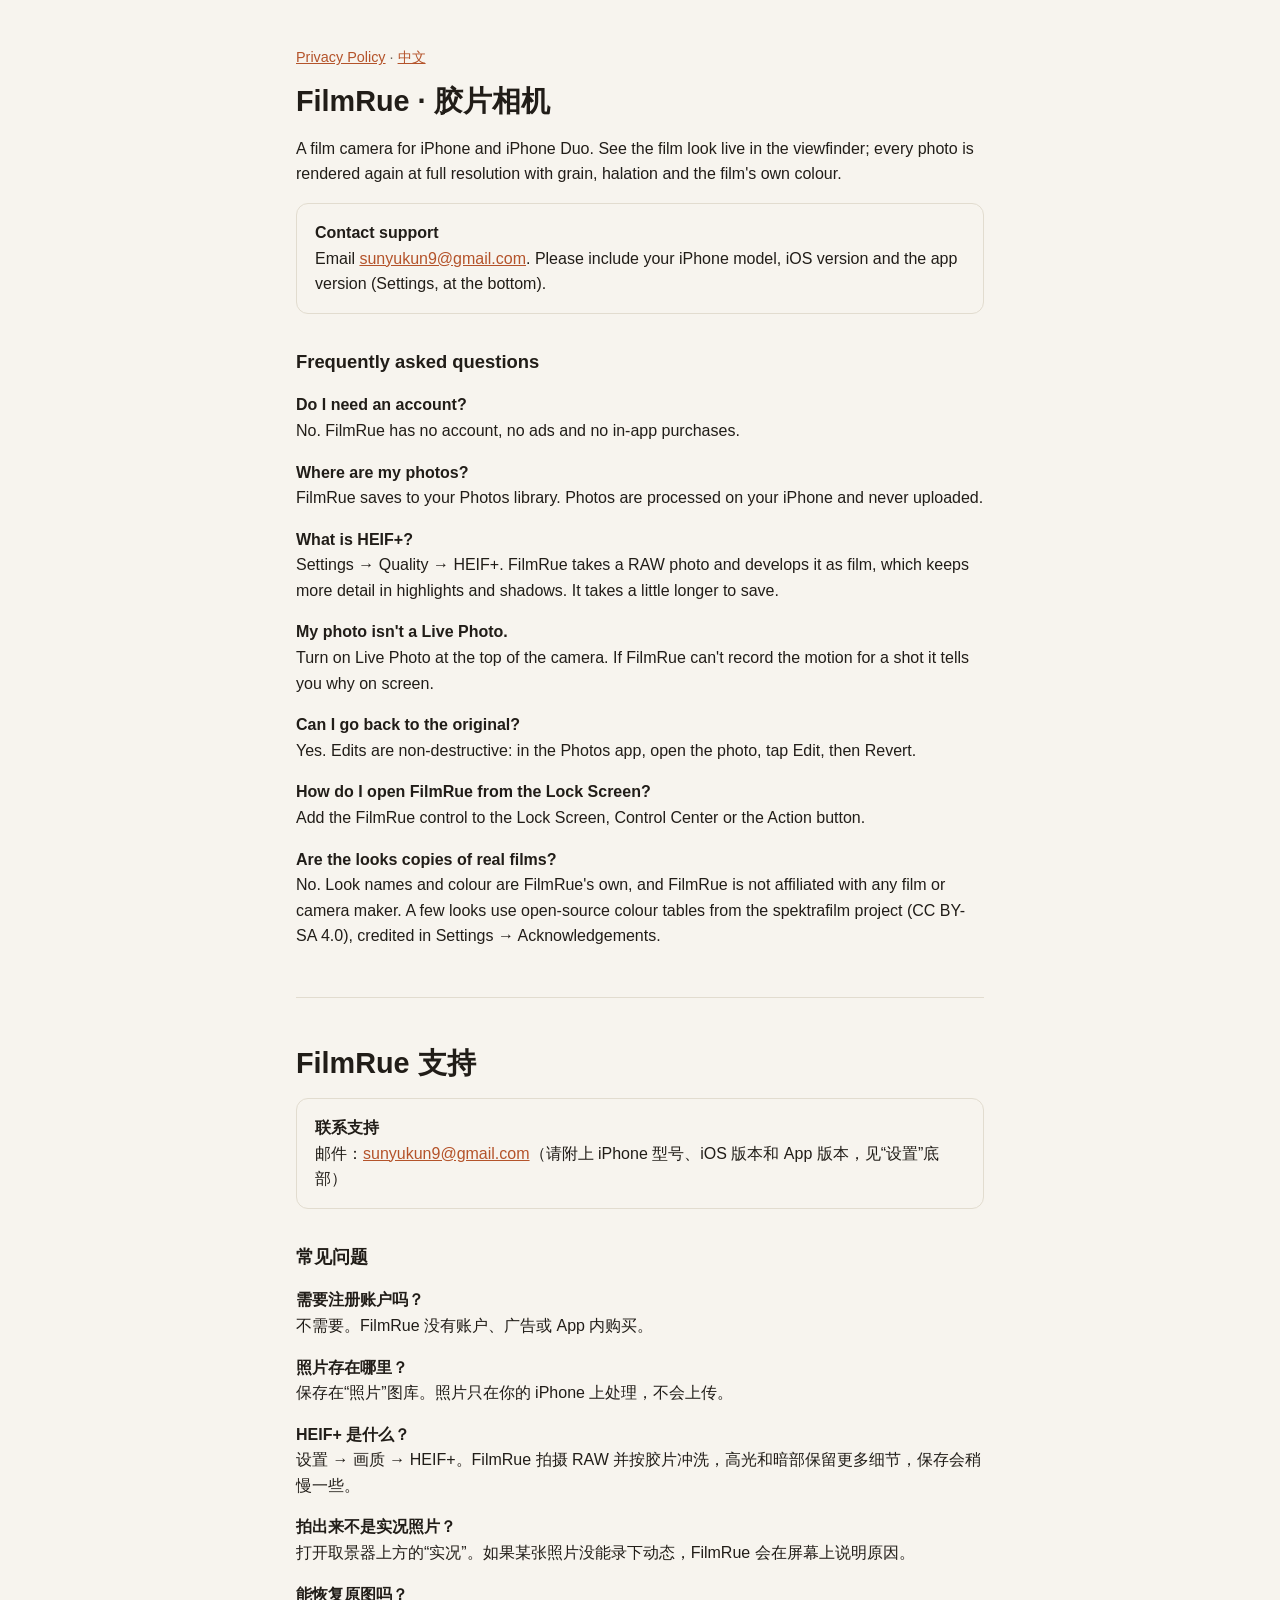
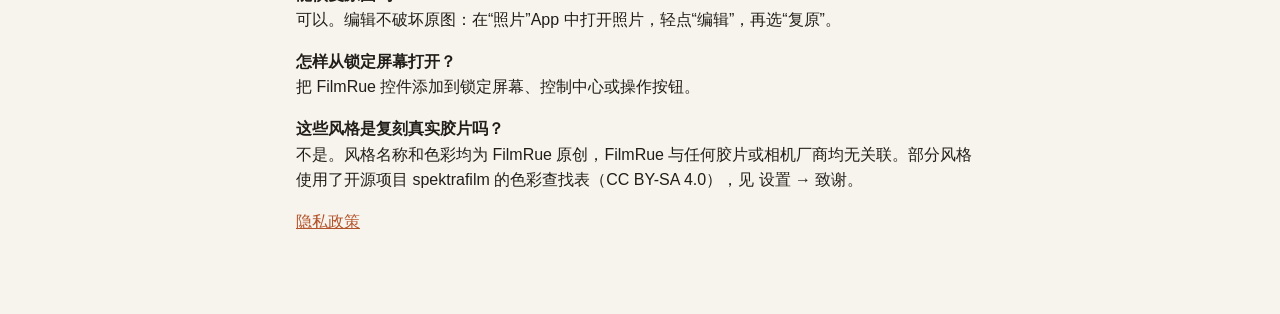
<file: index.html>
<!doctype html>
<html lang="en">
<head>
<meta charset="utf-8">
<meta name="viewport" content="width=device-width, initial-scale=1">
<title>FilmRue Support</title>
<link rel="stylesheet" href="style.css">
</head>
<body>
<main>
<p class="nav"><a href="privacy.html">Privacy Policy</a> · <a href="#zh">中文</a></p>
<h1>FilmRue · 胶片相机</h1>
<p>A film camera for iPhone and iPhone Duo. See the film look live in the viewfinder; every photo is rendered again at full resolution with grain, halation and the film's own colour.</p>

<div class="card">
<strong>Contact support</strong><br>
Email <a href="mailto:sunyukun9@gmail.com?subject=FilmRue%20support">sunyukun9@gmail.com</a>. Please include your iPhone model, iOS version and the app version (Settings, at the bottom).
</div>

<h2>Frequently asked questions</h2>
<p><strong>Do I need an account?</strong><br>No. FilmRue has no account, no ads and no in-app purchases.</p>
<p><strong>Where are my photos?</strong><br>FilmRue saves to your Photos library. Photos are processed on your iPhone and never uploaded.</p>
<p><strong>What is HEIF+?</strong><br>Settings → Quality → HEIF+. FilmRue takes a RAW photo and develops it as film, which keeps more detail in highlights and shadows. It takes a little longer to save.</p>
<p><strong>My photo isn't a Live Photo.</strong><br>Turn on Live Photo at the top of the camera. If FilmRue can't record the motion for a shot it tells you why on screen.</p>
<p><strong>Can I go back to the original?</strong><br>Yes. Edits are non-destructive: in the Photos app, open the photo, tap Edit, then Revert.</p>
<p><strong>How do I open FilmRue from the Lock Screen?</strong><br>Add the FilmRue control to the Lock Screen, Control Center or the Action button.</p>
<p><strong>Are the looks copies of real films?</strong><br>No. Look names and colour are FilmRue's own, and FilmRue is not affiliated with any film or camera maker. A few looks use open-source colour tables from the spektrafilm project (CC BY-SA 4.0), credited in Settings → Acknowledgements.</p>

<hr>
<section id="zh" lang="zh-Hans">
<h1>FilmRue 支持</h1>
<div class="card"><strong>联系支持</strong><br>邮件：<a href="mailto:sunyukun9@gmail.com?subject=FilmRue%20%E6%94%AF%E6%8C%81">sunyukun9@gmail.com</a>（请附上 iPhone 型号、iOS 版本和 App 版本，见“设置”底部）</div>
<h2>常见问题</h2>
<p><strong>需要注册账户吗？</strong><br>不需要。FilmRue 没有账户、广告或 App 内购买。</p>
<p><strong>照片存在哪里？</strong><br>保存在“照片”图库。照片只在你的 iPhone 上处理，不会上传。</p>
<p><strong>HEIF+ 是什么？</strong><br>设置 → 画质 → HEIF+。FilmRue 拍摄 RAW 并按胶片冲洗，高光和暗部保留更多细节，保存会稍慢一些。</p>
<p><strong>拍出来不是实况照片？</strong><br>打开取景器上方的“实况”。如果某张照片没能录下动态，FilmRue 会在屏幕上说明原因。</p>
<p><strong>能恢复原图吗？</strong><br>可以。编辑不破坏原图：在“照片”App 中打开照片，轻点“编辑”，再选“复原”。</p>
<p><strong>怎样从锁定屏幕打开？</strong><br>把 FilmRue 控件添加到锁定屏幕、控制中心或操作按钮。</p>
<p><strong>这些风格是复刻真实胶片吗？</strong><br>不是。风格名称和色彩均为 FilmRue 原创，FilmRue 与任何胶片或相机厂商均无关联。部分风格使用了开源项目 spektrafilm 的色彩查找表（CC BY-SA 4.0），见 设置 → 致谢。</p>
<p><a href="privacy.html#zh">隐私政策</a></p>
</section>
</main>
</body>
</html>
</file>
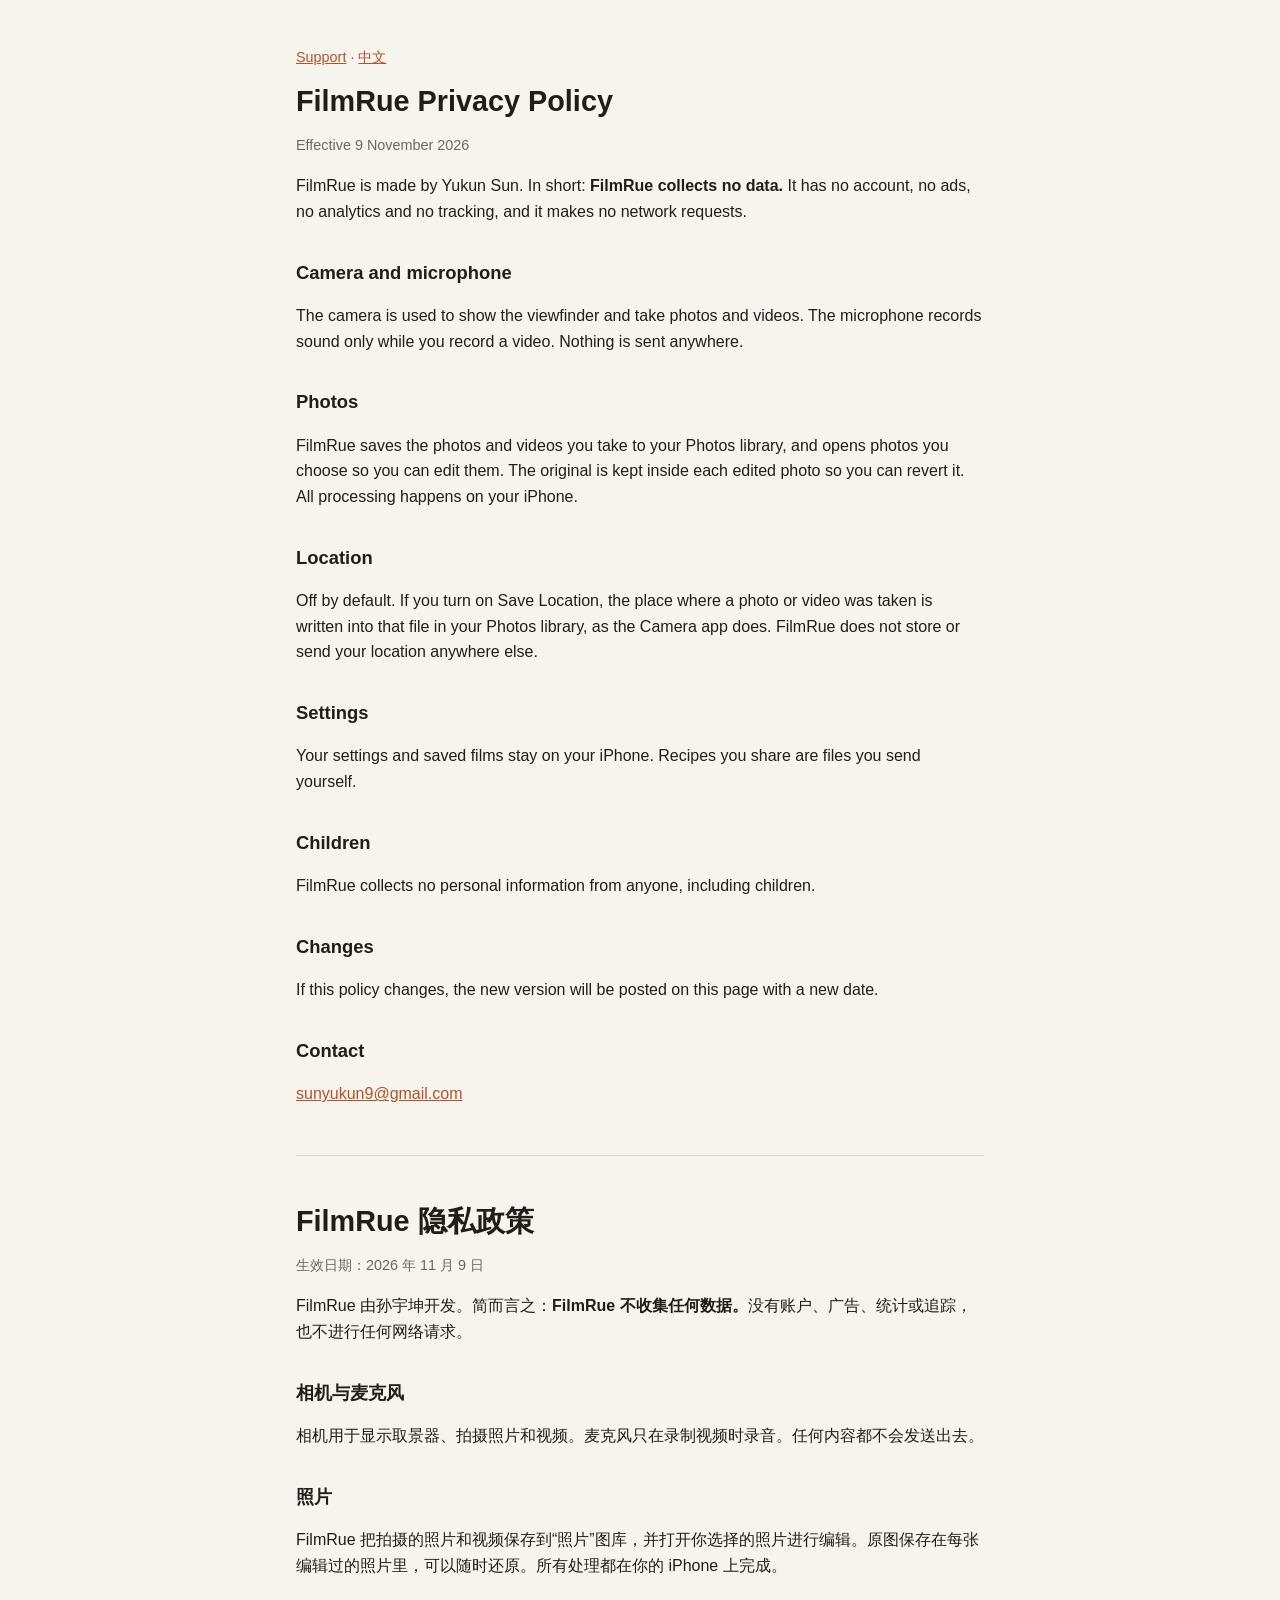
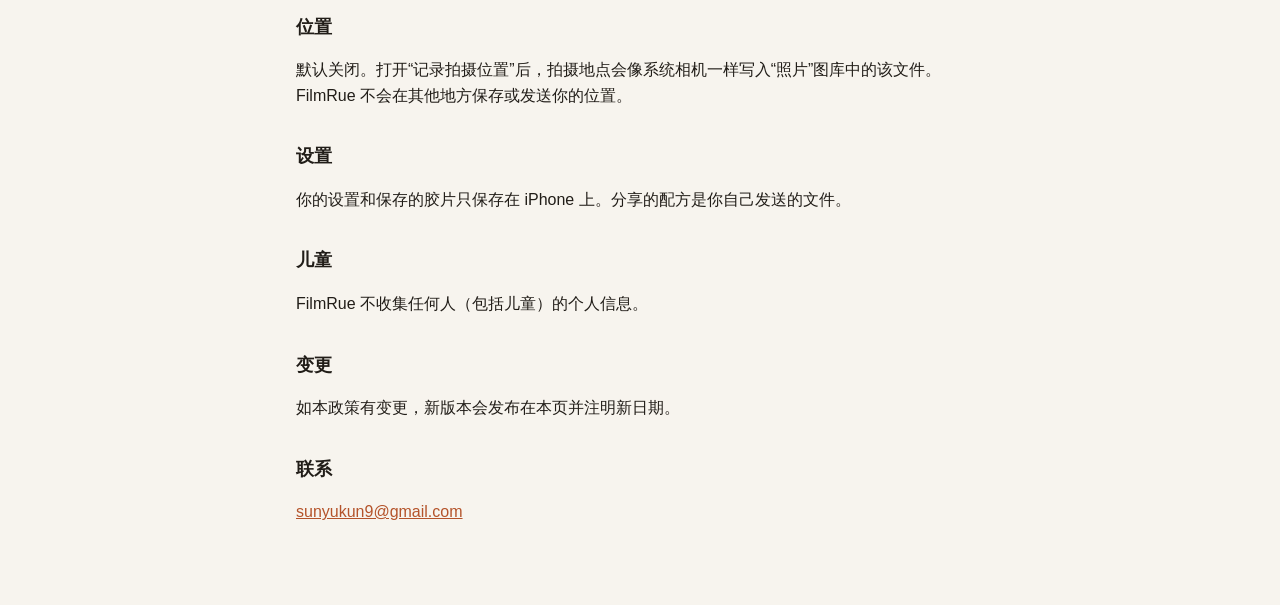
<file: privacy.html>
<!doctype html>
<html lang="en">
<head>
<meta charset="utf-8">
<meta name="viewport" content="width=device-width, initial-scale=1">
<title>FilmRue Privacy Policy</title>
<link rel="stylesheet" href="style.css">
</head>
<body>
<main>
<p class="nav"><a href="index.html">Support</a> · <a href="#zh">中文</a></p>
<h1>FilmRue Privacy Policy</h1>
<p class="muted">Effective 9 November 2026</p>
<p>FilmRue is made by Yukun Sun. In short: <strong>FilmRue collects no data.</strong> It has no account, no ads, no analytics and no tracking, and it makes no network requests.</p>

<h2>Camera and microphone</h2>
<p>The camera is used to show the viewfinder and take photos and videos. The microphone records sound only while you record a video. Nothing is sent anywhere.</p>
<h2>Photos</h2>
<p>FilmRue saves the photos and videos you take to your Photos library, and opens photos you choose so you can edit them. The original is kept inside each edited photo so you can revert it. All processing happens on your iPhone.</p>
<h2>Location</h2>
<p>Off by default. If you turn on Save Location, the place where a photo or video was taken is written into that file in your Photos library, as the Camera app does. FilmRue does not store or send your location anywhere else.</p>
<h2>Settings</h2>
<p>Your settings and saved films stay on your iPhone. Recipes you share are files you send yourself.</p>
<h2>Children</h2>
<p>FilmRue collects no personal information from anyone, including children.</p>
<h2>Changes</h2>
<p>If this policy changes, the new version will be posted on this page with a new date.</p>
<h2>Contact</h2>
<p><a href="mailto:sunyukun9@gmail.com?subject=FilmRue%20privacy">sunyukun9@gmail.com</a></p>

<hr>
<section id="zh" lang="zh-Hans">
<h1>FilmRue 隐私政策</h1>
<p class="muted">生效日期：2026 年 11 月 9 日</p>
<p>FilmRue 由孙宇坤开发。简而言之：<strong>FilmRue 不收集任何数据。</strong>没有账户、广告、统计或追踪，也不进行任何网络请求。</p>
<h2>相机与麦克风</h2>
<p>相机用于显示取景器、拍摄照片和视频。麦克风只在录制视频时录音。任何内容都不会发送出去。</p>
<h2>照片</h2>
<p>FilmRue 把拍摄的照片和视频保存到“照片”图库，并打开你选择的照片进行编辑。原图保存在每张编辑过的照片里，可以随时还原。所有处理都在你的 iPhone 上完成。</p>
<h2>位置</h2>
<p>默认关闭。打开“记录拍摄位置”后，拍摄地点会像系统相机一样写入“照片”图库中的该文件。FilmRue 不会在其他地方保存或发送你的位置。</p>
<h2>设置</h2>
<p>你的设置和保存的胶片只保存在 iPhone 上。分享的配方是你自己发送的文件。</p>
<h2>儿童</h2>
<p>FilmRue 不收集任何人（包括儿童）的个人信息。</p>
<h2>变更</h2>
<p>如本政策有变更，新版本会发布在本页并注明新日期。</p>
<h2>联系</h2>
<p><a href="mailto:sunyukun9@gmail.com?subject=FilmRue%20%E9%9A%90%E7%A7%81">sunyukun9@gmail.com</a></p>
</section>
</main>
</body>
</html>
</file>
<file: style.css>
:root{--bg:#f7f4ee;--fg:#211d18;--muted:#6f675d;--accent:#b4532a;--line:#e2dccf}
@media (prefers-color-scheme:dark){:root{--bg:#15130f;--fg:#ece6dc;--muted:#a39a8c;--accent:#e58a5c;--line:#2e2a23}}
*{box-sizing:border-box}
body{margin:0;background:var(--bg);color:var(--fg);font:16px/1.6 -apple-system,BlinkMacSystemFont,"Segoe UI","PingFang SC","Hiragino Sans",sans-serif}
main{max-width:720px;margin:0 auto;padding:32px 16px 64px}
h1{font-size:1.8rem;line-height:1.25;margin:.4em 0}
h2{font-size:1.15rem;margin:1.8em 0 .4em}
a{color:var(--accent)}
.muted,.nav{color:var(--muted);font-size:.9rem}
hr{border:0;border-top:1px solid var(--line);margin:48px 0}
li{margin:.4em 0}
.card{border:1px solid var(--line);border-radius:12px;padding:16px 18px;margin:16px 0}
</file>
